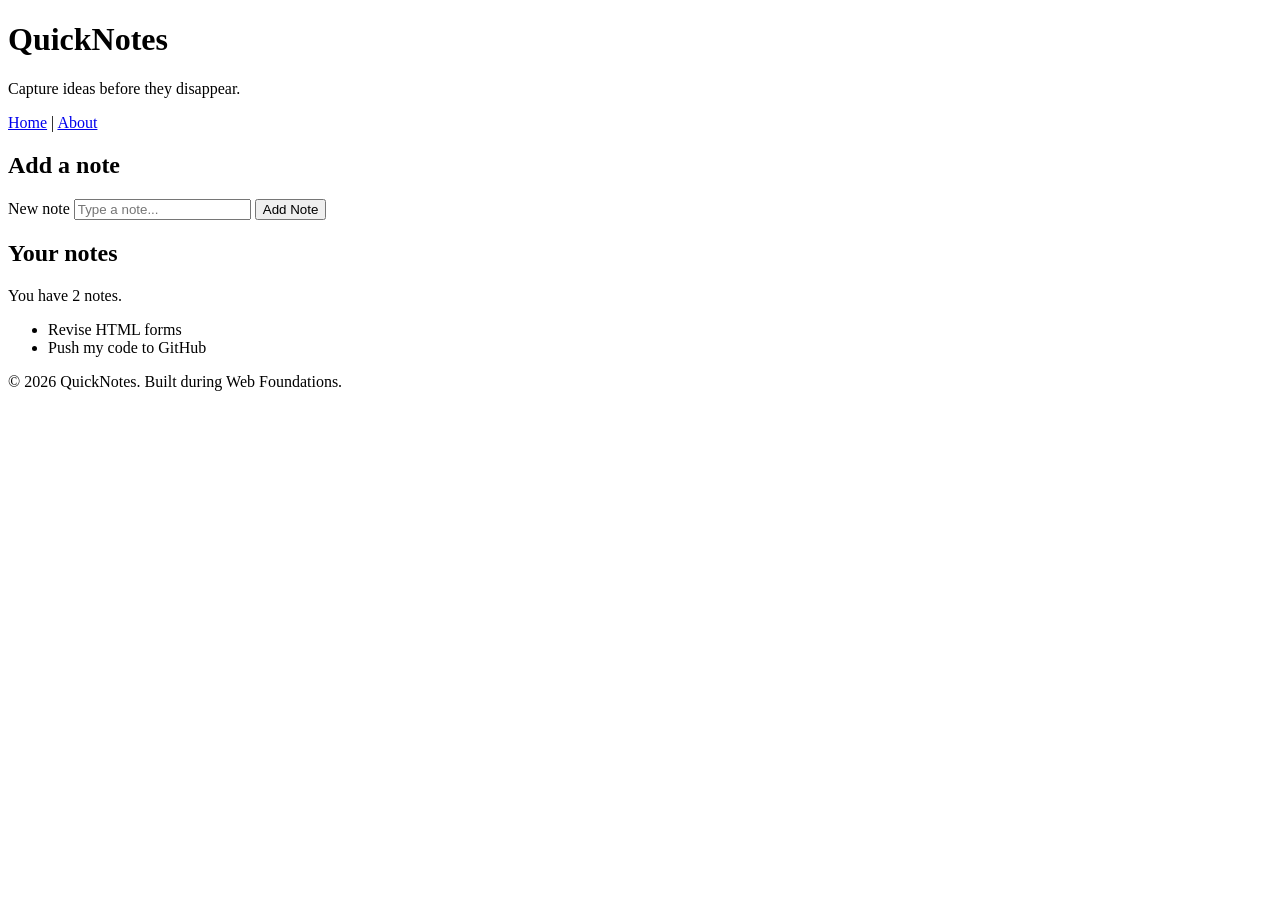
<file: day1/index.html>
<!DOCTYPE html>
<html lang="en">
  <head>
    <meta charset="UTF-8" />
    <meta name="viewport" content="width=device-width, initial-scale=1.0" />
    <title>QuickNotes</title>
  </head>
  <body>
    <header>
      <h1>QuickNotes</h1>
      <p>Capture ideas before they disappear.</p>
      <nav>
        <a href="index.html">Home</a> |
        <a href="about.html">About</a>
      </nav>
    </header>
 
    <main>
      <section>
        <h2>Add a note</h2>
        <form id="note-form">
          <label for="note-input">New note</label>
          <input type="text" id="note-input" placeholder="Type a note..." />
          <button type="submit">Add Note</button>
        </form>
      </section>
 
      <section>
        <h2>Your notes</h2>
        <p id="note-count">You have 2 notes.</p>
        <ul id="notes-list">
          <li>Revise HTML forms</li>
          <li>Push my code to GitHub</li>
        </ul>
      </section>
    </main>
 
    <footer>
      <p>&copy; 2026 QuickNotes. Built during Web Foundations.</p>
    </footer>
  </body>
</html>
</file>
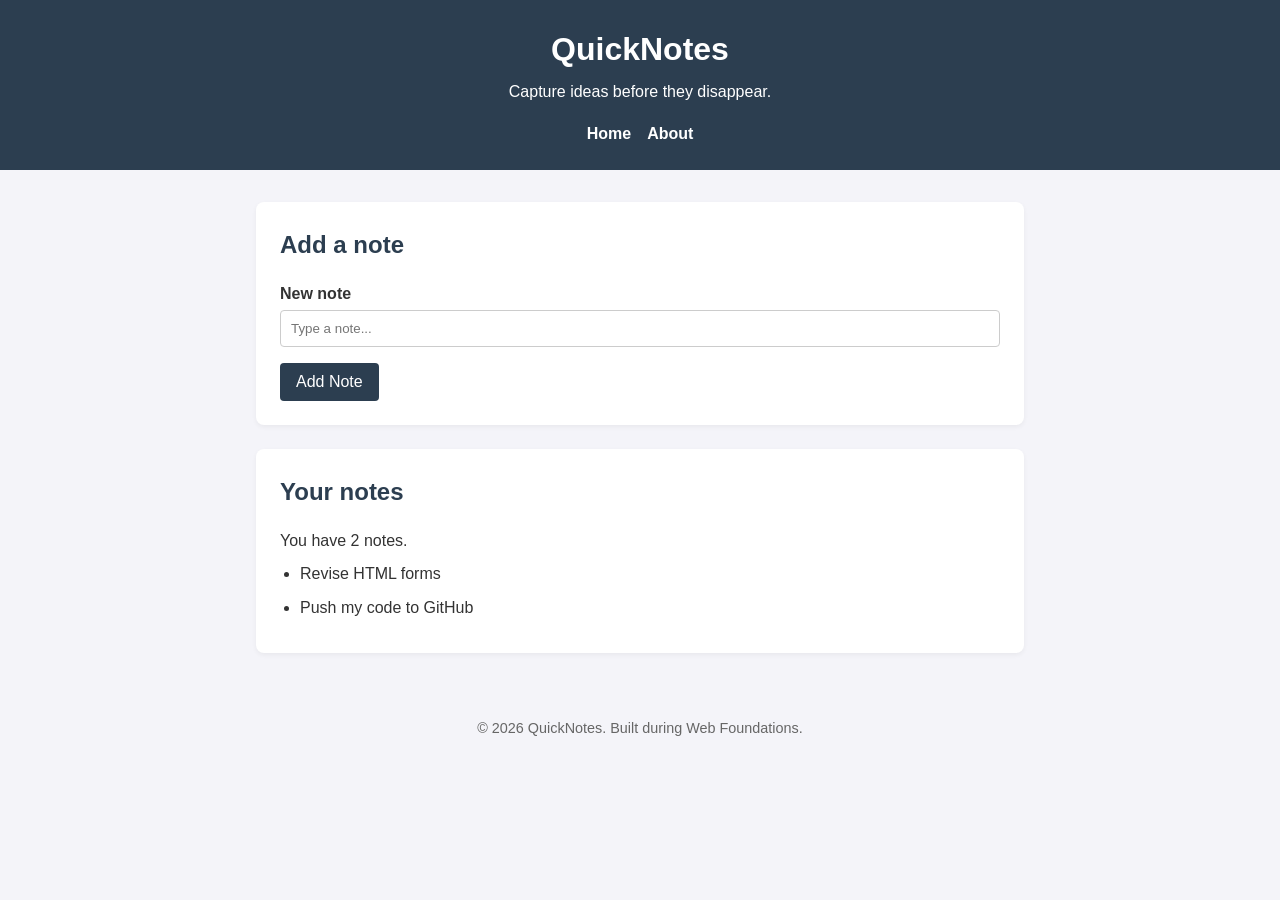
<file: day2/index.html>
<!DOCTYPE html>
<html lang="en">
  <head>
    <meta charset="UTF-8" />
    <meta name="viewport" content="width=device-width, initial-scale=1.0" />
    <title>QuickNotes</title>
    <link rel="stylesheet" href="style.css">
  </head>
  <body>
    <header>
      <h1>QuickNotes</h1>
      <p>Capture ideas before they disappear.</p>
      <nav>
        <a href="index.html">Home</a>
        <a href="about.html">About</a>
      </nav>
    </header>

    <main>
      <section>
        <h2>Add a note</h2>
        <form id="note-form">
          <p>
            <label for="note-input">New note</label>
            <input type="text" id="note-input" placeholder="Type a note..." required />
          </p>
          <button type="submit">Add Note</button>
        </form>
      </section>

      <section>
        <h2>Your notes</h2>
        <p id="note-count">You have 2 notes.</p>
        <ul id="notes-list">
          <li>Revise HTML forms</li>
          <li>Push my code to GitHub</li>
        </ul>
      </section>
    </main>

    <footer>
      <p>&copy; 2026 QuickNotes. Built during Web Foundations.</p>
    </footer>
  </body>
</html>
</file>
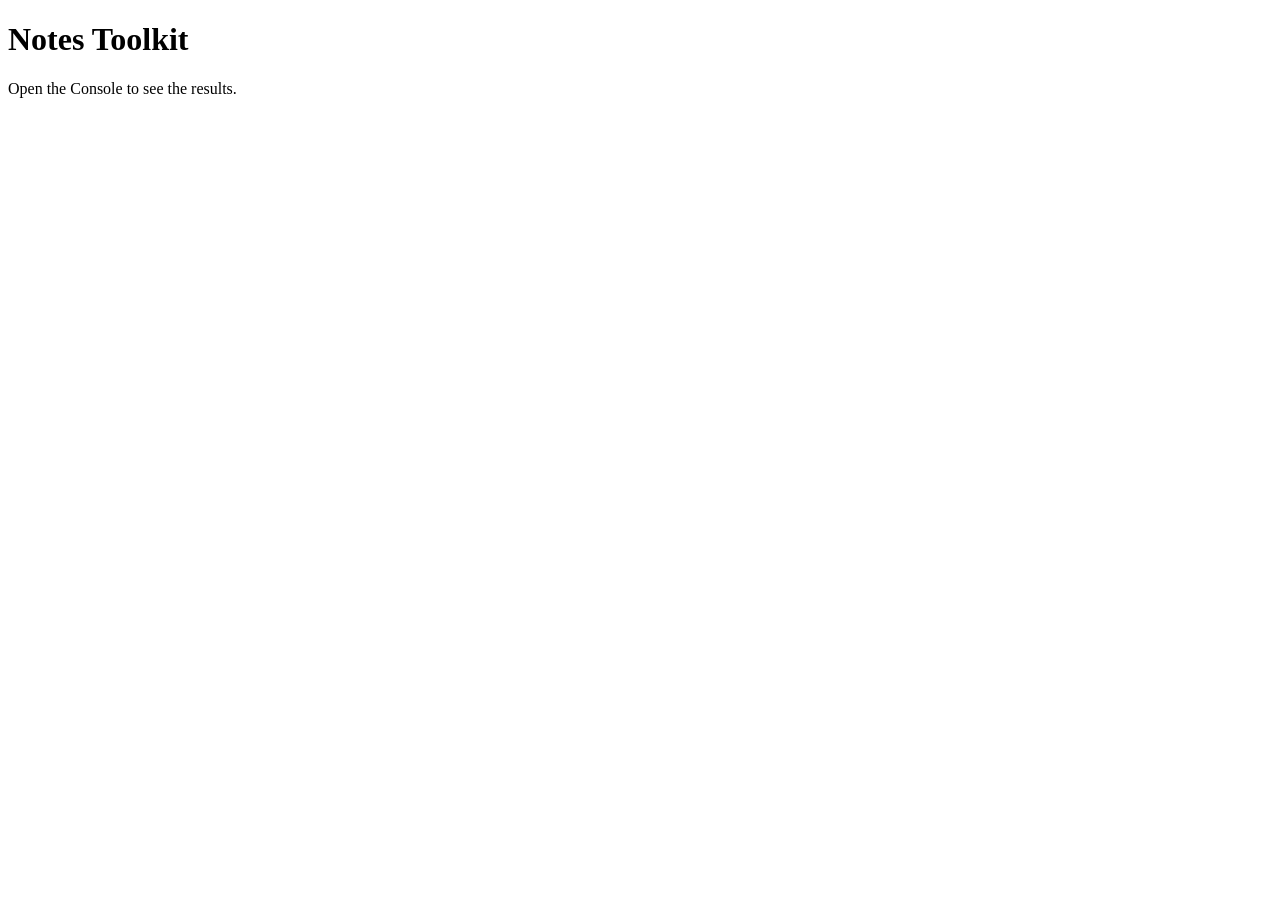
<file: day3/index.html>
<!DOCTYPE html>
<html lang="en">
  <head>
    <meta charset="UTF-8" />
    <meta name="viewport" content="width=device-width, initial-scale=1.0" />
    <title>Notes Toolkit</title>
    <script src="script.js" defer></script>
  </head>
  <body>
    <h1>Notes Toolkit</h1>
    <p>Open the Console to see the results.</p>
  </body>
</html>
</file>
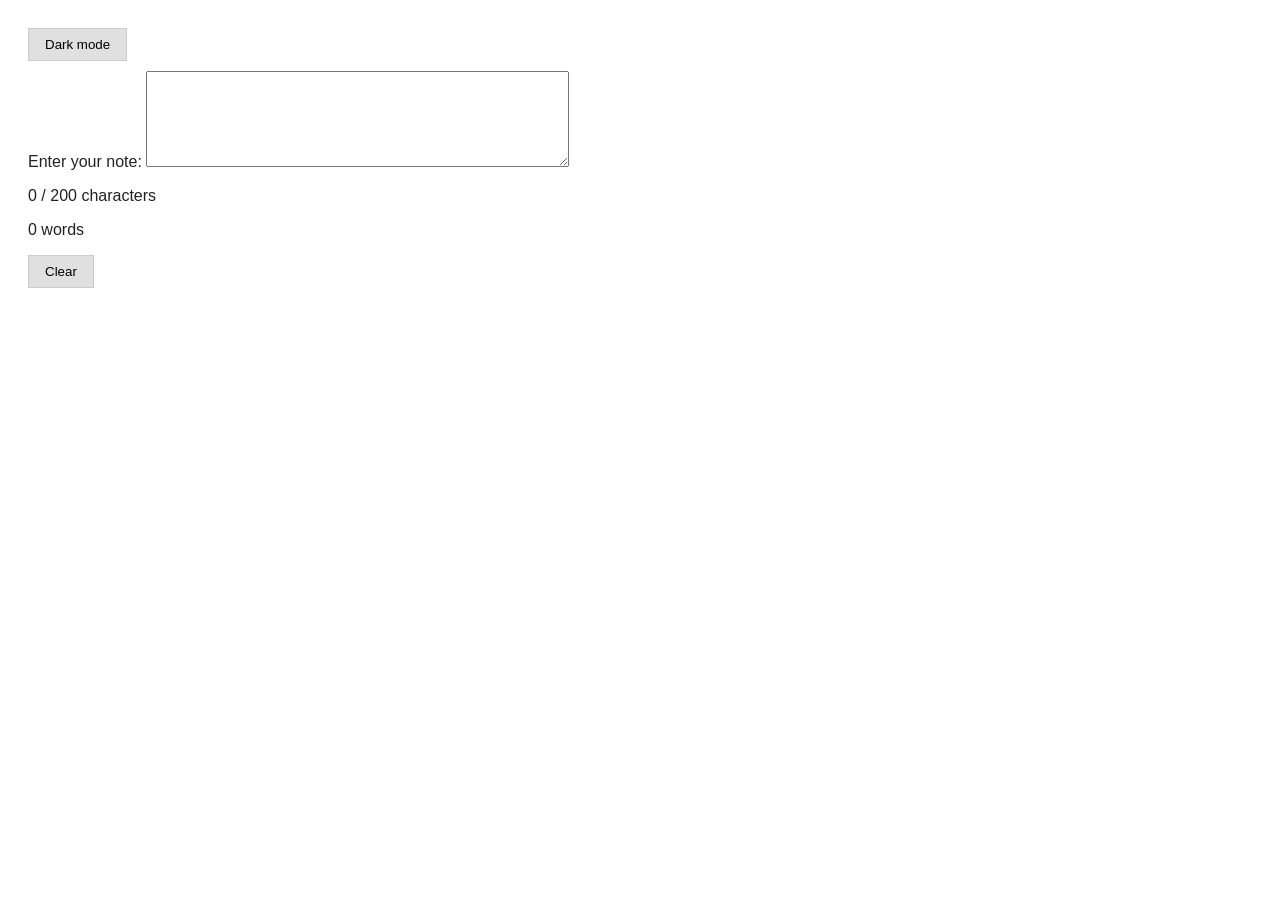
<file: day4/index.html>
<!DOCTYPE html>
<html lang="en">
<head>
  <meta charset="UTF-8">
  <meta name="viewport" content="width=device-width, initial-scale=1.0">
  <title>Live Character Counter & Dark Mode</title>
  <link rel="stylesheet" href="style.css">
  <script src="script.js" defer></script>
</head>
<body>
  <button id="theme-toggle">Dark mode</button>

  <div>
    <label for="note-text">Enter your note:</label>
    <textarea id="note-text" rows="6" cols="50"></textarea>
  </div>

  <p id="char-count">0 / 200 characters</p>
  <p id="word-count">0 words</p>

  <button id="clear-btn">Clear</button>
</body>
</html>
</file>
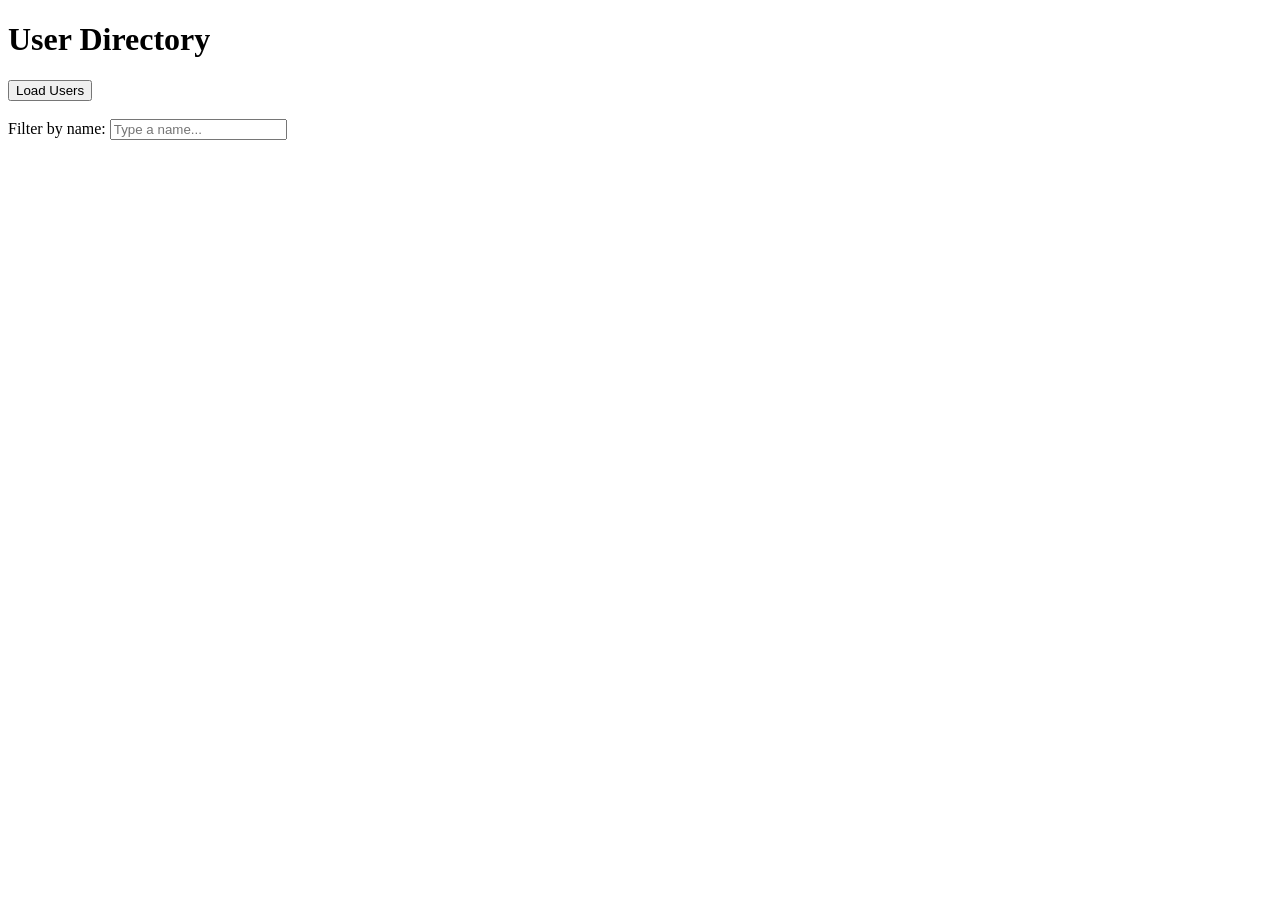
<file: day5/index.html>
<!DOCTYPE html>
<html lang="en">
<head>
    <meta charset="UTF-8">
    <meta name="viewport" content="width=device-width, initial-scale=1.0">
    <title>User Directory</title>
</head>
<body>
    <h1>User Directory</h1>
    
    <button id="load-users">Load Users</button>
    <br><br>
    
    <label for="filter-input">Filter by name:</label>
    <input type="text" id="filter-input" placeholder="Type a name...">

    <p id="status"></p>
    
    <ul id="users-list"></ul>

    <script src="users.js" defer></script>
</body>
</html>
</file>
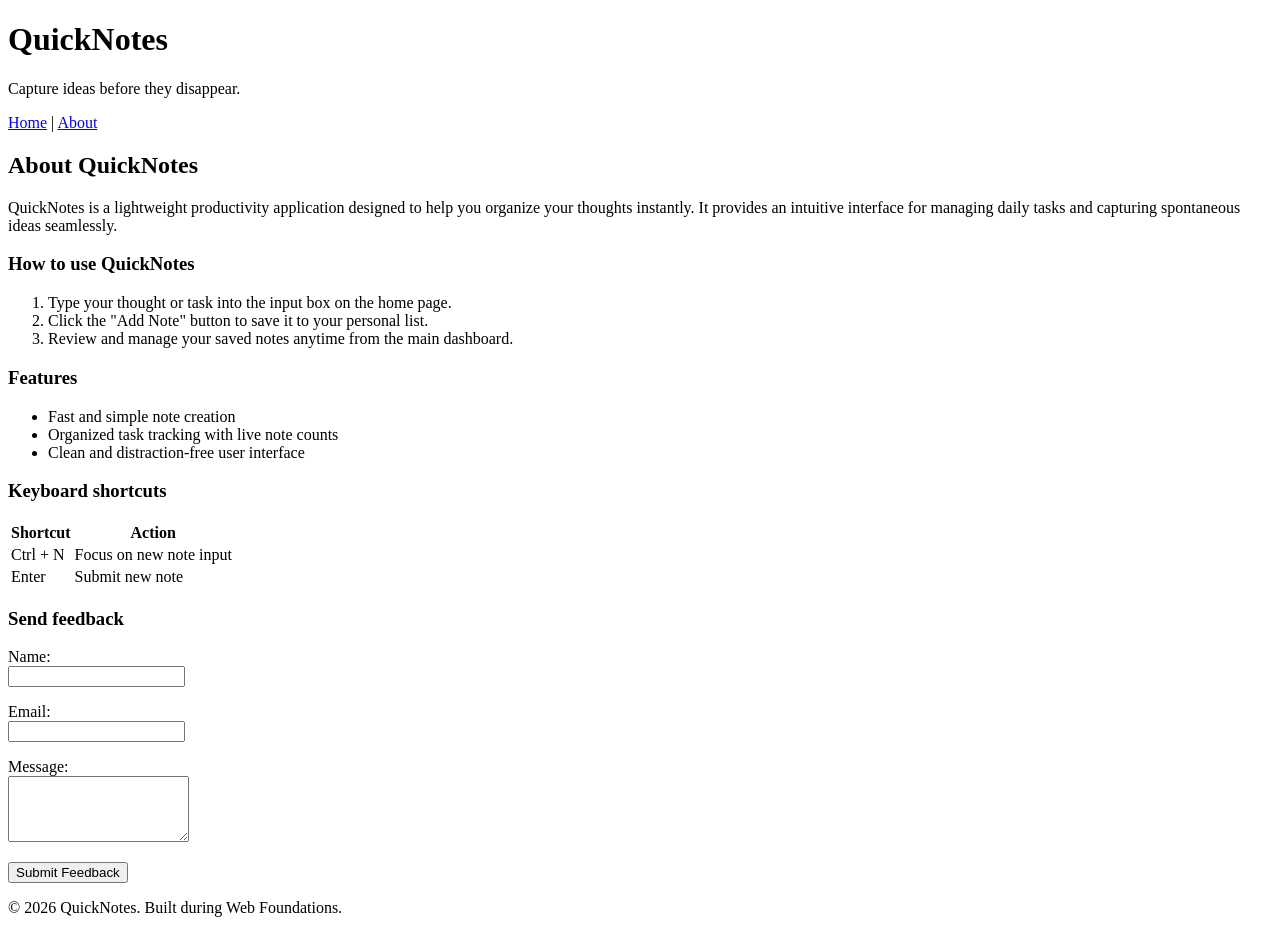
<file: day1/about.html>
<!DOCTYPE html>
<html lang="en">
  <head>
    <meta charset="UTF-8" />
    <meta name="viewport" content="width=device-width, initial-scale=1.0" />
    <title>About - QuickNotes</title>
  </head>
  <body>
    <header>
      <h1>QuickNotes</h1>
      <p>Capture ideas before they disappear.</p>
      <nav>
        <a href="index.html">Home</a> |
        <a href="about.html">About</a>
      </nav>
    </header>

    <main>
      <h2>About QuickNotes</h2>
      <p>
        QuickNotes is a lightweight productivity application designed to help you organize your thoughts instantly. It provides an intuitive interface for managing daily tasks and capturing spontaneous ideas seamlessly.
      </p>

      <section>
        <h3>How to use QuickNotes</h3>
        <ol>
          <li>Type your thought or task into the input box on the home page.</li>
          <li>Click the "Add Note" button to save it to your personal list.</li>
          <li>Review and manage your saved notes anytime from the main dashboard.</li>
        </ol>
      </section>

      <section>
        <h3>Features</h3>
        <ul>
          <li>Fast and simple note creation</li>
          <li>Organized task tracking with live note counts</li>
          <li>Clean and distraction-free user interface</li>
        </ul>
      </section>

      <section>
        <h3>Keyboard shortcuts</h3>
        <table>
          <thead>
            <tr>
              <th>Shortcut</th>
              <th>Action</th>
            </tr>
          </thead>
          <tbody>
            <tr>
              <td>Ctrl + N</td>
              <td>Focus on new note input</td>
            </tr>
            <tr>
              <td>Enter</td>
              <td>Submit new note</td>
            </tr>
          </tbody>
        </table>
      </section>

      <section>
        <h3>Send feedback</h3>
        <form>
          <p>
            <label for="name">Name:</label><br />
            <input type="text" id="name" name="name" required />
          </p>
          <p>
            <label for="email">Email:</label><br />
            <input type="email" id="email" name="email" required />
          </p>
          <p>
            <label for="message">Message:</label><br />
            <textarea id="message" name="message" rows="4" required></textarea>
          </p>
          <button type="submit">Submit Feedback</button>
        </form>
      </section>
    </main>

    <footer>
      <p>&copy; 2026 QuickNotes. Built during Web Foundations.</p>
    </footer>
  </body>
</html>
</file>
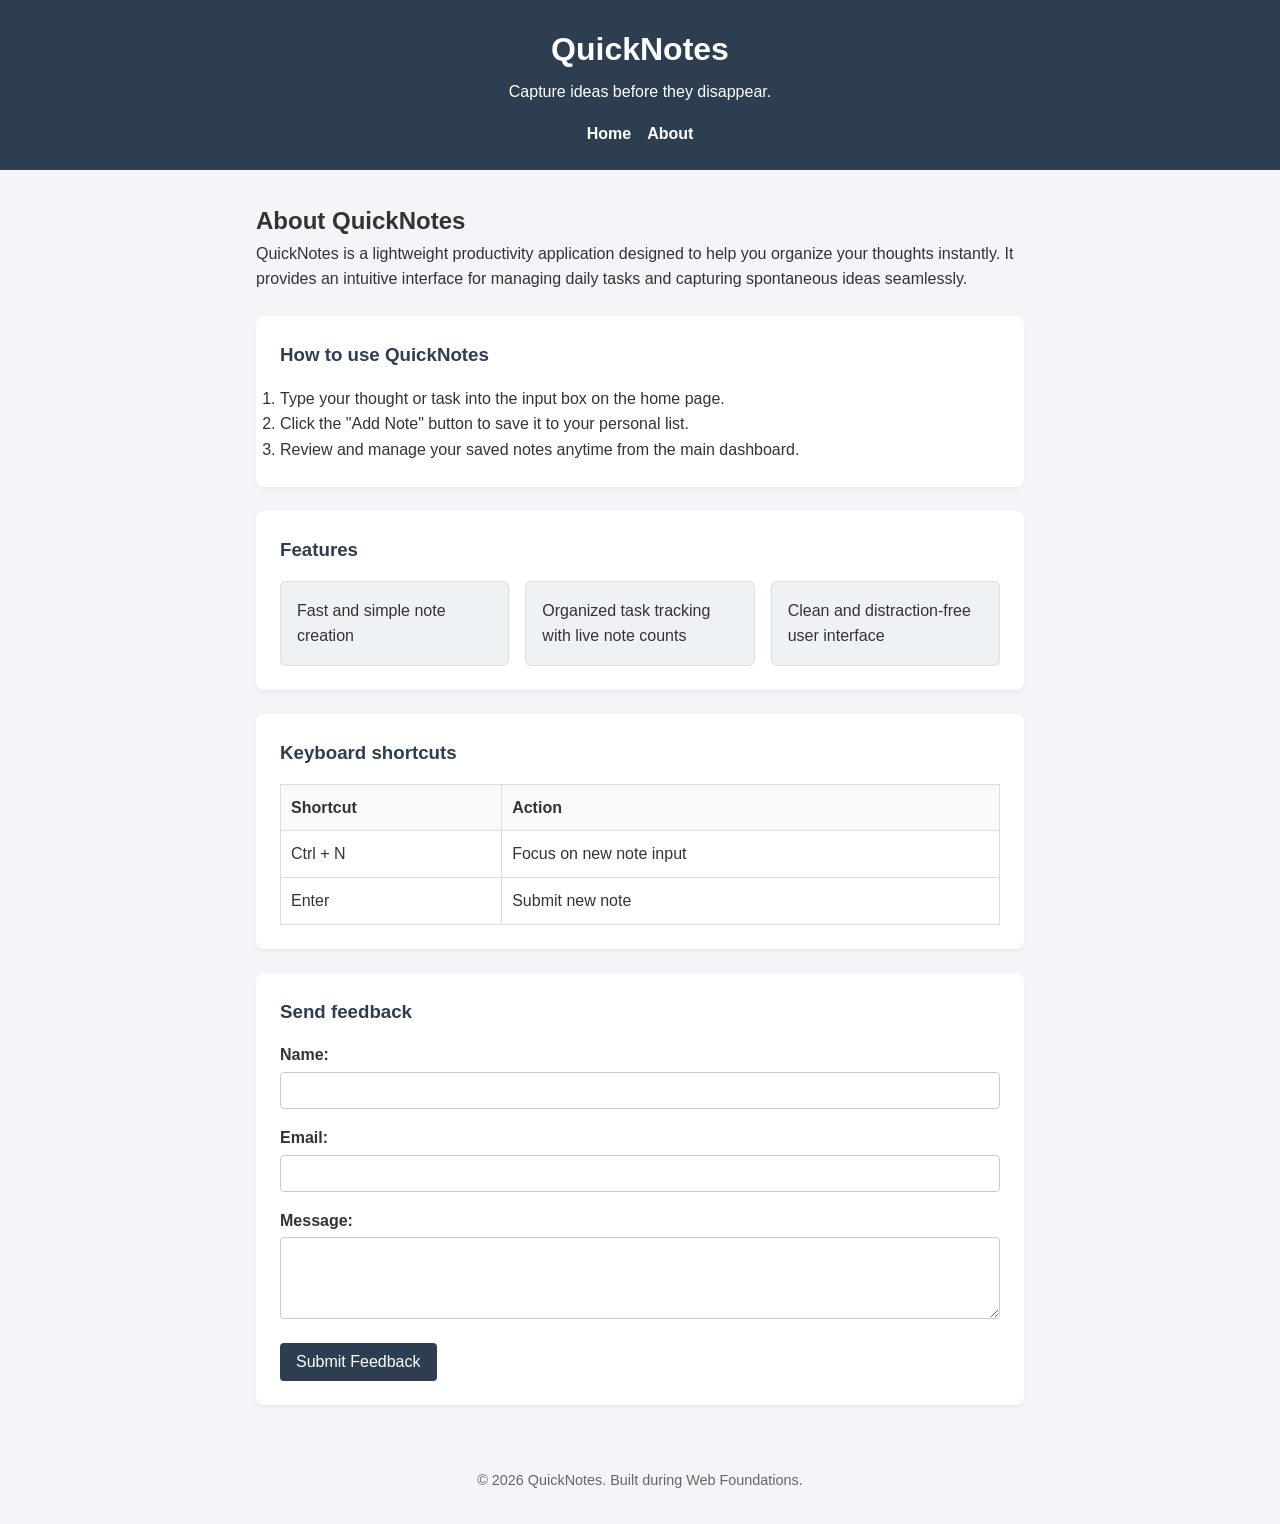
<file: day2/about.html>
<!DOCTYPE html>
<html lang="en">
  <head>
    <meta charset="UTF-8" />
    <meta name="viewport" content="width=device-width, initial-scale=1.0" />
    <title>About - QuickNotes</title>
    <link rel="stylesheet" href="style.css">
  </head>
  <body>
    <header>
      <h1>QuickNotes</h1>
      <p>Capture ideas before they disappear.</p>
      <nav>
        <a href="index.html">Home</a>
        <a href="about.html">About</a>
      </nav>
    </header>

    <main>
      <h2>About QuickNotes</h2>
      <p>
        QuickNotes is a lightweight productivity application designed to help you organize your thoughts instantly. It provides an intuitive interface for managing daily tasks and capturing spontaneous ideas seamlessly.
      </p>

      <section>
        <h3>How to use QuickNotes</h3>
        <ol>
          <li>Type your thought or task into the input box on the home page.</li>
          <li>Click the "Add Note" button to save it to your personal list.</li>
          <li>Review and manage your saved notes anytime from the main dashboard.</li>
        </ol>
      </section>

      <section>
        <h3>Features</h3>
        <!-- Added class="features" here -->
        <ul class="features">
          <li>Fast and simple note creation</li>
          <li>Organized task tracking with live note counts</li>
          <li>Clean and distraction-free user interface</li>
        </ul>
      </section>

      <section>
        <h3>Keyboard shortcuts</h3>
        <table>
          <thead>
            <tr>
              <th>Shortcut</th>
              <th>Action</th>
            </tr>
          </thead>
          <tbody>
            <tr>
              <td>Ctrl + N</td>
              <td>Focus on new note input</td>
            </tr>
            <tr>
              <td>Enter</td>
              <td>Submit new note</td>
            </tr>
          </tbody>
        </table>
      </section>

      <section>
        <h3>Send feedback</h3>
        <form>
          <p>
            <label for="name">Name:</label>
            <input type="text" id="name" name="name" required />
          </p>
          <p>
            <label for="email">Email:</label>
            <input type="email" id="email" name="email" required />
          </p>
          <p>
            <label for="message">Message:</label>
            <textarea id="message" name="message" rows="4" required></textarea>
          </p>
          <button type="submit">Submit Feedback</button>
        </form>
      </section>
    </main>

    <footer>
      <p>&copy; 2026 QuickNotes. Built during Web Foundations.</p>
    </footer>
  </body>
</html>
</file>
<file: day2/style.css>
/* 1. Box-Sizing Reset & Base Body Styles */
* {
  box-sizing: border-box;
  margin: 0;
  padding: 0;
}

body {
  font-family: Arial, sans-serif;
  line-height: 1.6;
  background-color: #f4f4f9;
  color: #333;
}

/* 2. Header & Flexbox Navigation Bar */
header {
  background-color: #2c3e50;
  padding: 1.5rem;
  color: white;
  text-align: center;
}

header h1 {
  margin-bottom: 0.25rem;
}

nav {
  display: flex;
  justify-content: center;
  align-items: center;
  gap: 16px;
  margin-top: 1rem;
}

nav a {
  color: white;
  text-decoration: none;
  font-weight: bold;
  transition: color 0.3s ease;
}

nav a:hover {
  color: #3498db;
  text-decoration: underline;
}

/* 3. Centered Main Layout & White Section Cards */
main {
  max-width: 800px;
  margin: 2rem auto;
  padding: 0 1rem;
}

section {
  background: white;
  padding: 1.5rem;
  margin-top: 1.5rem;
  border-radius: 8px;
  box-shadow: 0 2px 5px rgba(0, 0, 0, 0.05);
}

section h2, section h3 {
  margin-bottom: 1rem;
  color: #2c3e50;
}

/* 4. Responsive CSS Grid for Features Cards (.features) */
.features {
  display: grid;
  grid-template-columns: repeat(auto-fit, minmax(180px, 1fr));
  gap: 1rem;
  list-style: none;
}

.features li {
  background: #eef2f5;
  padding: 1rem;
  border-radius: 6px;
  border: 1px solid #dcdfe3;
}

/* 5. Shortcuts Table Styles */
table {
  width: 100%;
  border-collapse: collapse;
}

th, td {
  border: 1px solid #ddd;
  padding: 10px;
  text-align: left;
}

th {
  background-color: #f8f9fa;
}

/* 6. Form Fields (Vertically Stacked, Full Width) */
form p {
  margin-bottom: 1rem;
}

form label {
  font-weight: bold;
  display: block;
  margin-bottom: 0.25rem;
}

input, textarea {
  width: 100%;
  padding: 10px;
  border: 1px solid #ccc;
  border-radius: 4px;
}

/* 7. Buttons with Hover Transitions */
button {
  background-color: #2c3e50;
  color: white;
  border: none;
  padding: 10px 16px;
  border-radius: 4px;
  cursor: pointer;
  font-size: 1rem;
  transition: background-color 0.3s ease, transform 0.2s ease;
}

button:hover {
  background-color: #3498db;
  transform: translateY(-2px);
}

#notes-list {
  padding-left: 1.25rem;
  margin-top: 0.5rem;
}

#notes-list li {
  margin-bottom: 0.5rem;
}

footer {
  text-align: center;
  padding: 2rem 1rem;
  color: #666;
  font-size: 0.9rem;
}

/* 8. Media Query for Small Screens (< 600px) */
@media (max-width: 600px) {
  header {
    padding: 0.75rem;
  }

  header h1 {
    font-size: 1.4rem;
  }

  nav {
    flex-direction: column;
    gap: 8px;
  }
}
</file>
<file: day4/style.css>
:root {
  --bg-color: #ffffff;
  --text-color: #222222;
  --btn-bg: #e0e0e0;
  --btn-text: #000000;
}

body.dark {
  --bg-color: #1e1e1e;
  --text-color: #f0f0f0;
  --btn-bg: #333333;
  --btn-text: #ffffff;
}

body {
  background-color: var(--bg-color);
  color: var(--text-color);
  font-family: sans-serif;
  padding: 20px;
}

button {
  background-color: var(--btn-bg);
  color: var(--btn-text);
  border: 1px solid #ccc;
  padding: 8px 16px;
  cursor: pointer;
  margin-bottom: 10px;
}

/* Character counter limit styles */
.warning {
  color: orange;
}

.over {
  color: red;
  font-weight: bold;
}
</file>
